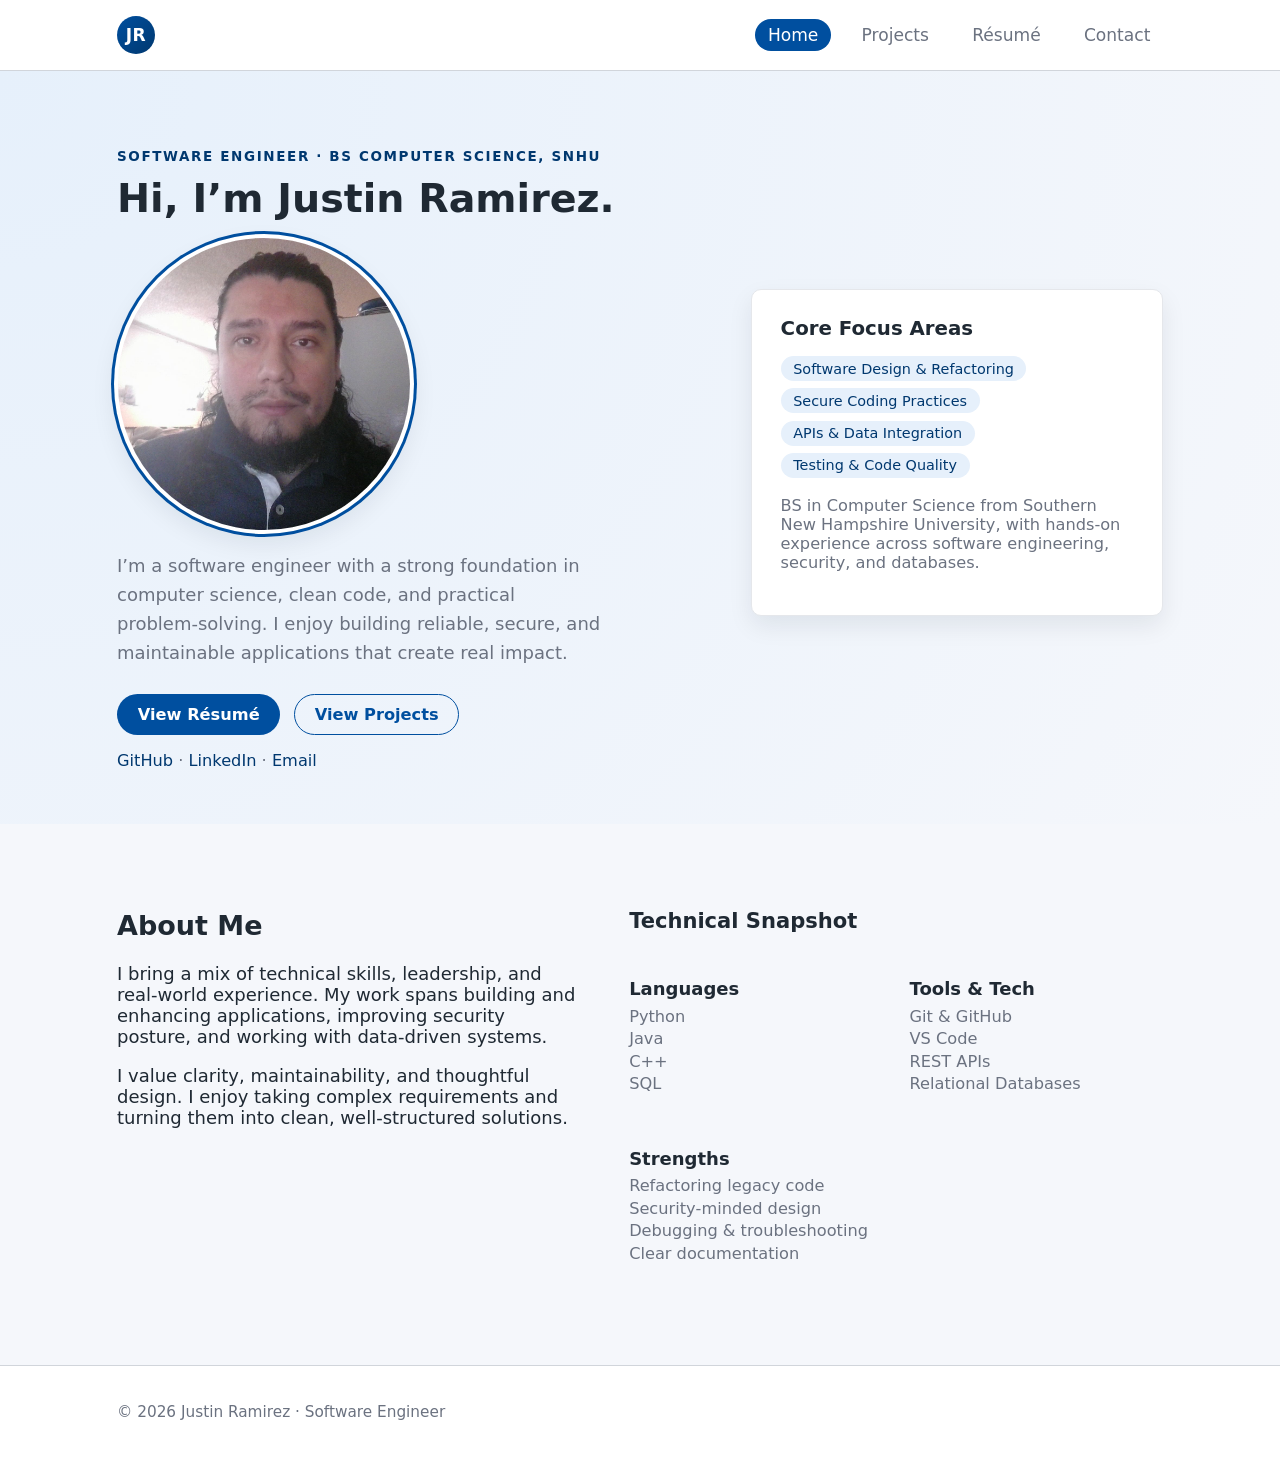
<file: index.html>
<!DOCTYPE html>
<html lang="en">
<head>
    <meta charset="UTF-8">
    <title>Justin Ramirez | Software Engineer</title>
    <link rel="stylesheet" href="styles.css">
</head>
<body>
<header class="site-header">
    <div class="container nav-container">
        <div class="logo">JR</div>
        <nav class="nav">
            <a href="index.html" class="nav-link active">Home</a>
            <a href="artifact.html" class="nav-link">Projects</a>
            <a href="resume.html" class="nav-link">Résumé</a>
            <a href="contact.html" class="nav-link">Contact</a>
        </nav>
    </div>
</header>

<main>
    <section class="hero">
        <div class="container hero-grid">
            <div>
                <p class="eyebrow">Software Engineer · BS Computer Science, SNHU</p>
                <h1>Hi, I’m Justin Ramirez.</h1>
                 <!-- HEADSHOT -->
                <div class="headshot-wrapper">
                    <img src="WIN_20260430_09_54_28_Pro.jpg" alt="Justin Ramirez Headshot">
                </div>
                <p class="hero-text">
                    I’m a software engineer with a strong foundation in computer science, clean code,
                    and practical problem‑solving. I enjoy building reliable, secure, and maintainable
                    applications that create real impact.
                </p>
                <div class="hero-actions">
                    <a href="resume.html" class="btn primary">View Résumé</a>
                    <a href="artifact.html" class="btn ghost">View Projects</a>
                </div>
                <div class="hero-links">
                    <a href="https://github.com/RoyceZerimar" target="_blank">GitHub</a>
                    <span>·</span>
                    <a href="https://linkedin.com/in/justinroyceramirez" target="_blank">LinkedIn</a>
                    <span>·</span>
                    <a href="mailto:royalqubit@gmail.com">Email</a>
                </div>
            </div>
           <div class="hero-right">

        
            <!-- EXISTING HERO CARD -->
            <div class="hero-card">
                <h2>Core Focus Areas</h2>
                <ul class="pill-list">
                    <li>Software Design & Refactoring</li>
                    <li>Secure Coding Practices</li>
                    <li>APIs & Data Integration</li>
                    <li>Testing & Code Quality</li>
                </ul>
                <p class="hero-note">
                    BS in Computer Science from Southern New Hampshire University, with hands‑on
                    experience across software engineering, security, and databases.
                </p>
            </div>

</div>

        </div>
    </section>

    <section class="section">
        <div class="container two-column">
            <div>
                <h2>About Me</h2>
                <p>
                    I bring a mix of technical skills, leadership, and real‑world experience. My work
                    spans building and enhancing applications, improving security posture, and working
                    with data‑driven systems.
                </p>
                <p>
                    I value clarity, maintainability, and thoughtful design. I enjoy taking complex
                    requirements and turning them into clean, well‑structured solutions.
                </p>
            </div>
            <div>
                <h3>Technical Snapshot</h3>
                <div class="skills-grid">
                    <div>
                        <h4>Languages</h4>
                        <ul>
                            <li>Python</li>
                            <li>Java</li>
                            <li>C++</li>
                            <li>SQL</li>
                        </ul>
                    </div>
                    <div>
                        <h4>Tools & Tech</h4>
                        <ul>
                            <li>Git & GitHub</li>
                            <li>VS Code</li>
                            <li>REST APIs</li>
                            <li>Relational Databases</li>
                        </ul>
                    </div>
                    <div>
                        <h4>Strengths</h4>
                        <ul>
                            <li>Refactoring legacy code</li>
                            <li>Security‑minded design</li>
                            <li>Debugging & troubleshooting</li>
                            <li>Clear documentation</li>
                        </ul>
                    </div>
                </div>
            </div>
        </div>
    </section>
</main>

<footer class="site-footer">
    <div class="container footer-content">
        <p>© <span id="year"></span> Justin Ramirez · Software Engineer</p>
    </div>
</footer>

<script>
    document.getElementById('year').textContent = new Date().getFullYear();
</script>
</body>
</html>
</file>
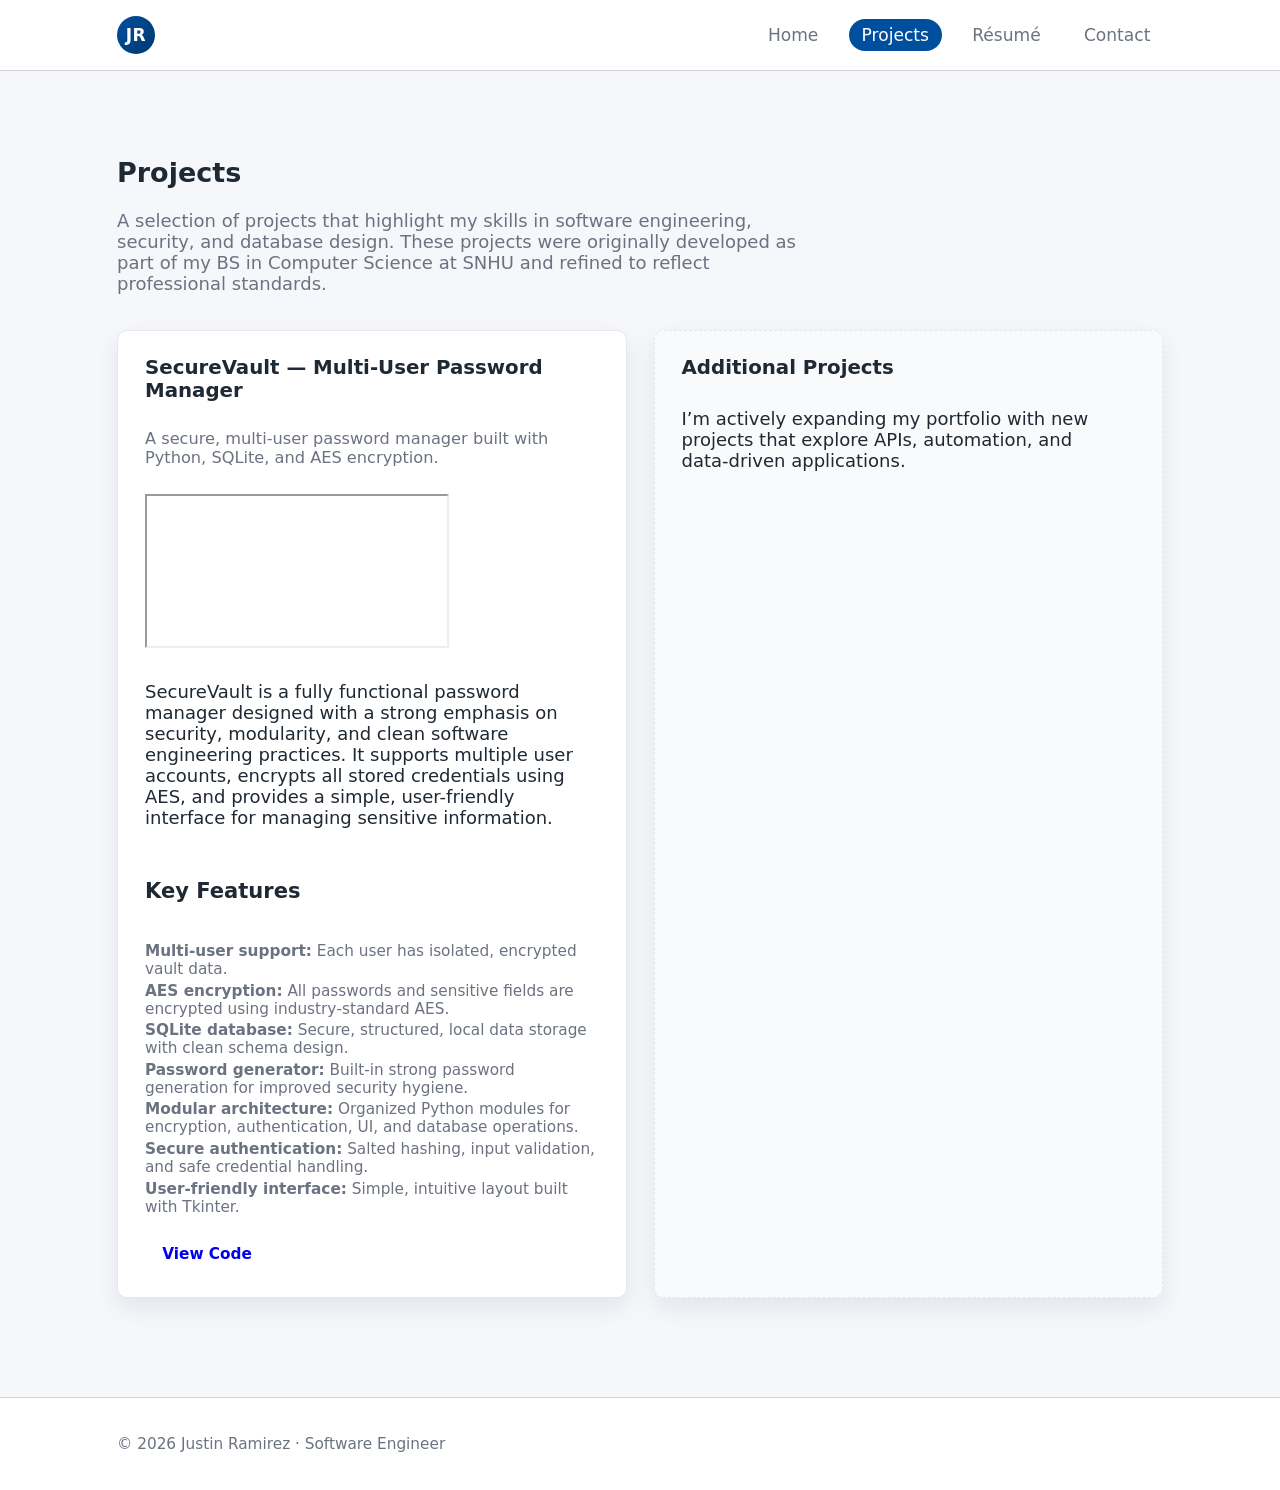
<file: artifact.html>
<!DOCTYPE html>
<html lang="en">
<head>
    <meta charset="UTF-8">
    <title>Projects | Justin Ramirez</title>
    <link rel="stylesheet" href="styles.css">
</head>
<body>
<header class="site-header">
    <div class="container nav-container">
        <div class="logo">JR</div>
        <nav class="nav">
            <a href="index.html" class="nav-link">Home</a>
            <a href="artifact.html" class="nav-link active">Projects</a>
            <a href="resume.html" class="nav-link">Résumé</a>
            <a href="contact.html" class="nav-link">Contact</a>
        </nav>
    </div>
</header>

<main>
    <section class="section">
        <div class="container">
            <h1>Projects</h1>
            <p class="section-intro">
                A selection of projects that highlight my skills in software engineering, security,
                and database design. These projects were originally developed as part of my BS in
                Computer Science at SNHU and refined to reflect professional standards.
            </p>

            <div class="projects-grid">
                <!-- SecureVault Project -->
                <article class="project-card">
                    <h2>SecureVault — Multi‑User Password Manager</h2>
                    <p class="project-tagline">
                        A secure, multi-user password manager built with Python, SQLite, and AES encryption.
                    </p>

                    <!-- VIDEO EMBED -->
                    <div class="video-wrapper">
                        <iframe 
                            src="https://www.youtube.com/embed/7GRbHqU5L-8" 
                            title="SecureVault Walkthrough"
                            allowfullscreen>
                        </iframe>
                    </div>

                    <p>
                        SecureVault is a fully functional password manager designed with a strong emphasis on 
                        security, modularity, and clean software engineering practices. It supports multiple 
                        user accounts, encrypts all stored credentials using AES, and provides a simple, 
                        user-friendly interface for managing sensitive information.
                    </p>

                    <h3>Key Features</h3>
                    <ul class="project-meta">
                        <li><strong>Multi-user support:</strong> Each user has isolated, encrypted vault data.</li>
                        <li><strong>AES encryption:</strong> All passwords and sensitive fields are encrypted using industry‑standard AES.</li>
                        <li><strong>SQLite database:</strong> Secure, structured, local data storage with clean schema design.</li>
                        <li><strong>Password generator:</strong> Built‑in strong password generation for improved security hygiene.</li>
                        <li><strong>Modular architecture:</strong> Organized Python modules for encryption, authentication, UI, and database operations.</li>
                        <li><strong>Secure authentication:</strong> Salted hashing, input validation, and safe credential handling.</li>
                        <li><strong>User-friendly interface:</strong> Simple, intuitive layout built with Tkinter.</li>
                    </ul>

                    <div class="project-links">
                        <!-- TODO: Replace with your actual GitHub repo -->
                        <a href="https://github.com/RoyceZerimar/SecureVault.git" target="_blank" class="btn small">View Code</a>
                    </div>
                </article>


               

                <!-- Extra project slot -->
                <article class="project-card project-card-muted">
                    <h2>Additional Projects</h2>
                    <p>
                        I’m actively expanding my portfolio with new projects that explore APIs, automation, and
                        data‑driven applications.
                    </p>
                    <p class="muted">
                        <!-- TODO: Add a brief description of another project or leave as is for now. -->
                    </p>
                </article>
            </div>
        </div>
    </section>
</main>

<footer class="site-footer">
    <div class="container footer-content">
        <p>© <span id="year"></span> Justin Ramirez · Software Engineer</p>
    </div>
</footer>

<script>
    document.getElementById('year').textContent = new Date().getFullYear();
</script>
</body>
</html>
</file>
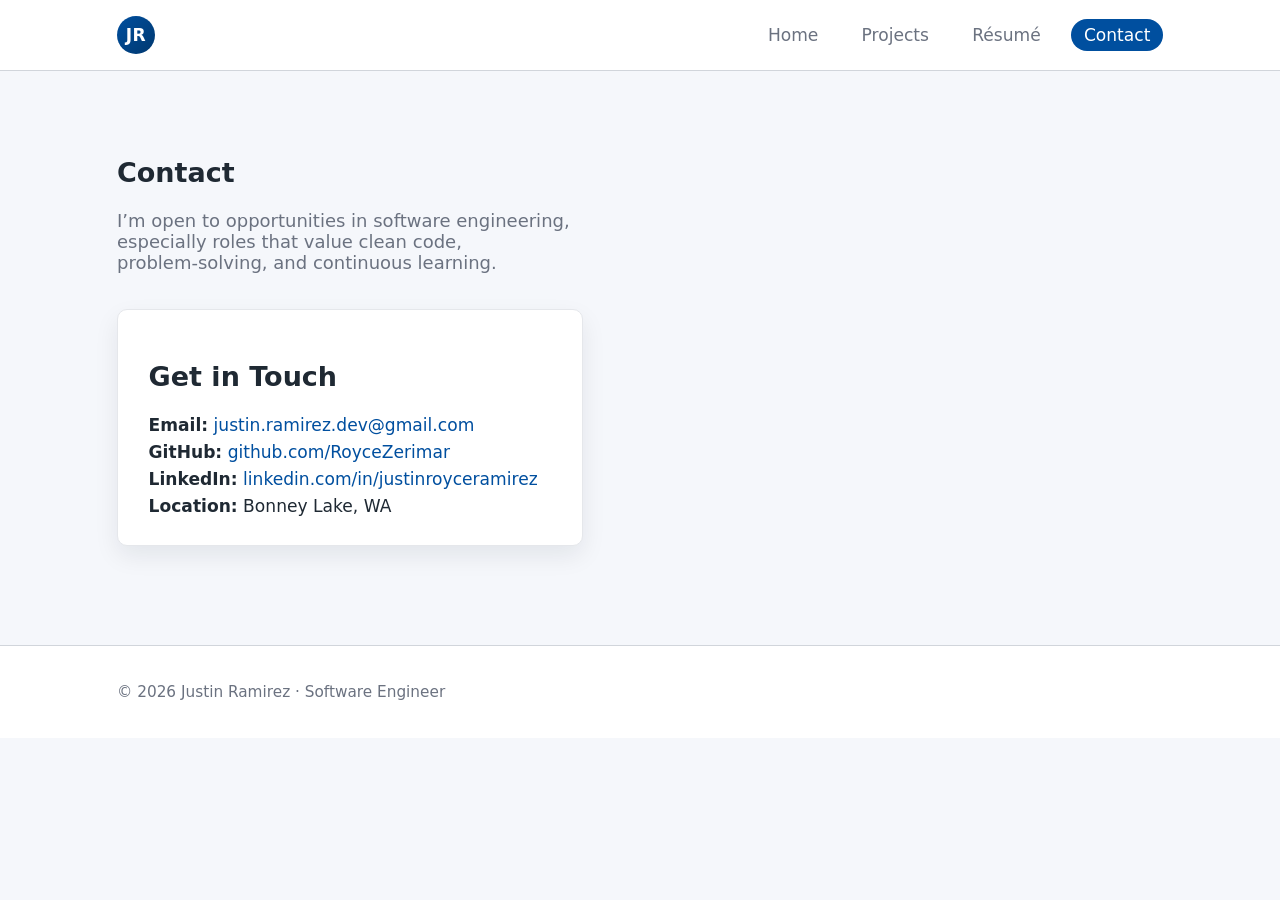
<file: contact.html>
<!DOCTYPE html>
<html lang="en">
<head>
    <meta charset="UTF-8">
    <title>Contact | Justin Ramirez</title>
    <link rel="stylesheet" href="styles.css">
</head>
<body>
<header class="site-header">
    <div class="container nav-container">
        <div class="logo">JR</div>
        <nav class="nav">
            <a href="index.html" class="nav-link">Home</a>
            <a href="artifact.html" class="nav-link">Projects</a>
            <a href="resume.html" class="nav-link">Résumé</a>
            <a href="contact.html" class="nav-link active">Contact</a>
        </nav>
    </div>
</header>

<main>

  
    <section class="section">
          
        <div class="container contact-layout">
            <div>
                <h1>Contact</h1>
                <p class="section-intro">
                    I’m open to opportunities in software engineering, especially roles that value clean code,
                    problem‑solving, and continuous learning.
                </p>

                <div class="contact-card">
                    <h2>Get in Touch</h2>
                    <ul class="contact-list">
                        <!-- TODO: Replace with your real info -->
                        <section>
             
  
    </section>
  

                        <li><strong>Email:</strong> <a href="mailto:justin.ramirez.dev@gmail.com">justin.ramirez.dev@gmail.com</a></li>
                        <li><strong>GitHub:</strong> <a href="https://github.com/RoyceZerimar" target="_blank">github.com/RoyceZerimar</a></li>
                        <li><strong>LinkedIn:</strong> <a href="https://linkedin.com/in/justinroyceramirez" target="_blank">linkedin.com/in/justinroyceramirez</a></li>
                        <li><strong>Location:</strong> Bonney Lake, WA</li>
                    </ul>
                </div>
            </div>
        </div>
    </section>
</main>

<footer class="site-footer">
    <div class="container footer-content">
        <p>© <span id="year"></span> Justin Ramirez · Software Engineer</p>
    </div>
</footer>



<script>
    document.getElementById('year').textContent = new Date().getFullYear();
</script>
</body>
</html>
</file>
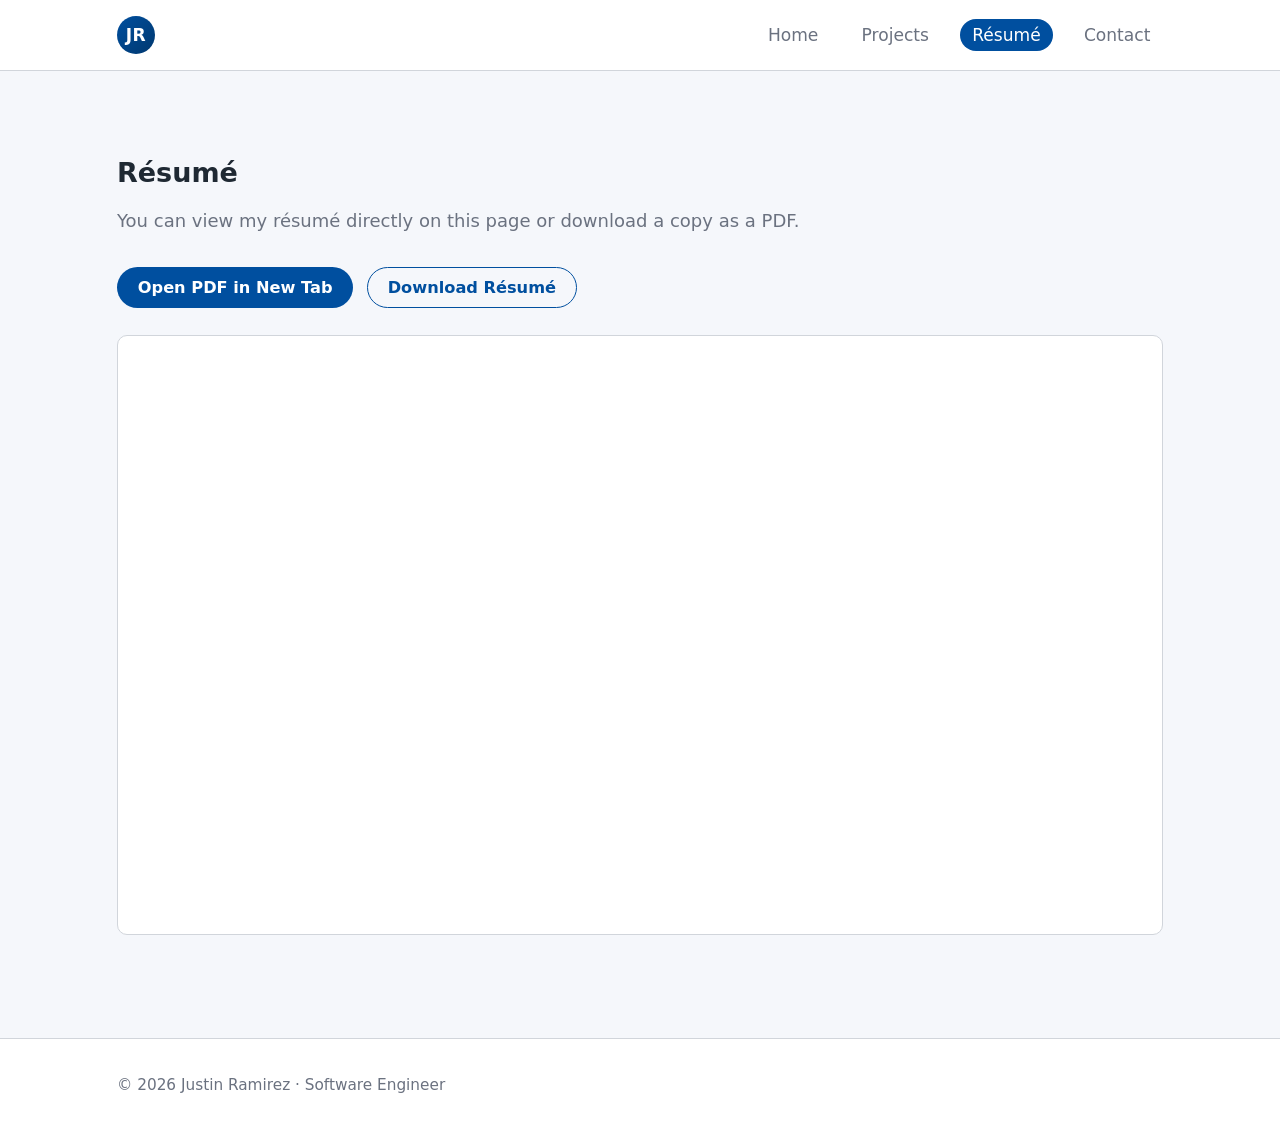
<file: resume.html>
<!DOCTYPE html>
<html lang="en">
<head>
    <meta charset="UTF-8">
    <title>Résumé | Justin Ramirez</title>
    <link rel="stylesheet" href="styles.css">
</head>
<body>
<header class="site-header">
    <div class="container nav-container">
        <div class="logo">JR</div>
        <nav class="nav">
            <a href="index.html" class="nav-link">Home</a>
            <a href="artifact.html" class="nav-link">Projects</a>
            <a href="resume.html" class="nav-link active">Résumé</a>
            <a href="contact.html" class="nav-link">Contact</a>
        </nav>
    </div>
</header>

<main>
    <section class="section">
        <div class="container">
            <h1>Résumé</h1>
            <p class="section-intro">
                You can view my résumé directly on this page or download a copy as a PDF.
            </p>

            <div class="resume-actions">
                <a href="Justin_Ramirez_simPRO_Software.pdf" target="_blank" class="btn primary">Open PDF in New Tab</a>
                <a href="Justin_Ramirez_simPRO_Software.pdf" download class="btn ghost">Download Résumé</a>
            </div>

            <div class="resume-embed">
                <!-- Uses the existing resume.pdf in your folder -->
                <iframe src="Justin_Ramirez_simPRO_Software.pdf" title="Justin Ramirez Résumé"></iframe>
            </div>
        </div>
    </section>
</main>

<footer class="site-footer">
    <div class="container footer-content">
        <p>© <span id="year"></span> Justin Ramirez · Software Engineer</p>
    </div>
</footer>

<script>
    document.getElementById('year').textContent = new Date().getFullYear();
</script>
</body>
</html>
</file>
<file: styles.css>
/* ===== Base ===== */
:root {
    --blue-primary: #004f9f;
    --blue-dark: #00386f;
    --blue-light: #e6f0fb;
    --accent: #ffb300;
    --text-main: #1f2933;
    --text-muted: #6b7280;
    --bg: #f5f7fb;
    --white: #ffffff;
    --border: #d1d5db;
    --shadow-soft: 0 10px 25px rgba(15, 23, 42, 0.08);
    --radius-card: 10px;
    --radius-pill: 999px;
    --transition-fast: 0.18s ease-out;
    --font-main: system-ui, -apple-system, BlinkMacSystemFont, "Segoe UI", sans-serif;
}

*,
*::before,
*::after {
    box-sizing: border-box;
}

html, body {
    margin: 0;
    padding: 0;
    font-family: var(--font-main);
    color: var(--text-main);
    background: var(--bg);
    font-size: 18px; /* Increased from default ~16px */
}


/* ===== Layout ===== */
.container {
    width: 100%;
    max-width: 1100px;
    margin: 0 auto;
    padding: 0 1.5rem;
}

.section {
    padding: 3.5rem 0;
}

.section-intro {
    max-width: 700px;
    color: var(--text-muted);
    margin-bottom: 2rem;
}

/* ===== Header / Nav ===== */
.site-header {
    background: var(--white);
    border-bottom: 1px solid var(--border);
    position: sticky;
    top: 0;
    z-index: 10;
}

.nav-container {
    display: flex;
    align-items: center;
    justify-content: space-between;
    padding: 0.9rem 1.5rem;
}

.logo {
    width: 38px;
    height: 38px;
    border-radius: 50%;
    background: linear-gradient(135deg, var(--blue-primary), var(--blue-dark));
    color: var(--white);
    display: flex;
    align-items: center;
    justify-content: center;
    font-weight: 700;
    letter-spacing: 0.03em;
    font-size: 0.95rem;
}

.nav {
    display: flex;
    gap: 1rem;
}

.nav-link {
    text-decoration: none;
    color: var(--text-muted);
    font-size: 0.95rem;
    padding: 0.35rem 0.7rem;
    border-radius: 999px;
    transition: background var(--transition-fast), color var(--transition-fast);
}

.nav-link:hover {
    background: var(--blue-light);
    color: var(--blue-primary);
}

.nav-link.active {
    background: var(--blue-primary);
    color: var(--white);
}

/* Headshot styling (smaller + perfect circle) */
.headshot-wrapper {
    width: 50%;
    display: flex;
    justify-content: center;
}

.headshot-wrapper img {
    width: 300px;
    height: 300px;
    object-fit: cover;
    border-radius: 50%;
    padding: 4px; /* inner white ring */
    background: var(--white);
    box-shadow: 0 0 0 3px var(--blue-primary), var(--shadow-soft);
}




/* ===== Hero ===== */
.hero {
    padding: 3.5rem 0 3rem;
    background: radial-gradient(circle at top left, #e6f0fb, #f5f7fb);
}

.hero-grid {
    display: grid;
    grid-template-columns: minmax(0, 2fr) minmax(0, 1.4fr);
    gap: 2.5rem;
    align-items: center;
}

.eyebrow {
    text-transform: uppercase;
    letter-spacing: 0.12em;
    font-size: 0.75rem;
    color: var(--blue-dark);
    font-weight: 600;
    margin-bottom: 0.6rem;
}

.hero h1 {
    font-size: 2.2rem;
    margin: 0 0 0.75rem;
}

.hero-text {
    color: var(--text-muted);
    max-width: 540px;
    line-height: 1.6;
}

.hero-actions {
    margin-top: 1.5rem;
    display: flex;
    gap: 0.75rem;
    flex-wrap: wrap;
}

.hero-links {
    margin-top: 0.9rem;
    font-size: 0.9rem;
    color: var(--text-muted);
}

.hero-links a {
    color: var(--blue-dark);
    text-decoration: none;
}

.hero-links a:hover {
    text-decoration: underline;
}

.hero-card {
    background: var(--white);
    border-radius: var(--radius-card);
    padding: 1.5rem 1.6rem;
    box-shadow: var(--shadow-soft);
    border: 1px solid #e5e7eb;
}

.hero-card h2 {
    margin-top: 0;
    font-size: 1.1rem;
}

.hero-note {
    margin-top: 1rem;
    font-size: 0.9rem;
    color: var(--text-muted);
}

/* ===== Buttons ===== */
.btn {
    display: inline-flex;
    align-items: center;
    justify-content: center;
    padding: 0.55rem 1.1rem;
    border-radius: var(--radius-pill);
    border: 1px solid transparent;
    font-size: 0.9rem;
    font-weight: 600;
    cursor: pointer;
    text-decoration: none;
    transition: background var(--transition-fast), color var(--transition-fast), border-color var(--transition-fast), transform var(--transition-fast);
}

.btn.primary {
    background: var(--blue-primary);
    color: var(--white);
}

.btn.primary:hover {
    background: var(--blue-dark);
    transform: translateY(-1px);
}

.btn.ghost {
    background: transparent;
    color: var(--blue-primary);
    border-color: var(--blue-primary);
}

.btn.ghost:hover {
    background: var(--blue-light);
}

.btn.small {
    padding: 0.4rem 0.9rem;
    font-size: 0.85rem;
}

/* ===== Pills / Lists ===== */
.pill-list {
    list-style: none;
    padding: 0;
    margin: 0.75rem 0 0;
    display: flex;
    flex-wrap: wrap;
    gap: 0.4rem;
}

.pill-list li {
    background: var(--blue-light);
    color: var(--blue-dark);
    border-radius: var(--radius-pill);
    padding: 0.25rem 0.7rem;
    font-size: 0.8rem;
}

/* ===== Two Column Section ===== */
.two-column {
    display: grid;
    grid-template-columns: minmax(0, 1.4fr) minmax(0, 1.6fr);
    gap: 2.5rem;
}

.skills-grid {
    display: grid;
    grid-template-columns: repeat(auto-fit, minmax(160px, 1fr));
    gap: 1.5rem;
}

.skills-grid h4 {
    margin-bottom: 0.4rem;
}

.skills-grid ul {
    list-style: none;
    padding: 0;
    margin: 0;
    font-size: 0.9rem;
    color: var(--text-muted);
}

.skills-grid li {
    margin-bottom: 0.2rem;
}

/* ===== Projects ===== */
.projects-grid {
    display: grid;
    grid-template-columns: repeat(auto-fit, minmax(260px, 1fr));
    gap: 1.5rem;
}

.project-card {
    background: var(--white);
    border-radius: var(--radius-card);
    padding: 1.4rem 1.5rem;
    box-shadow: var(--shadow-soft);
    border: 1px solid #e5e7eb;
    display: flex;
    flex-direction: column;
    gap: 0.6rem;
}

.project-card h2 {
    margin: 0;
    font-size: 1.1rem;
}

.project-tagline {
    font-size: 0.9rem;
    color: var(--text-muted);
}

.project-meta {
    list-style: none;
    padding: 0;
    margin: 0.4rem 0 0.6rem;
    font-size: 0.85rem;
    color: var(--text-muted);
}

.project-meta li + li {
    margin-top: 0.2rem;
}

.project-links {
    margin-top: auto;
    display: flex;
    gap: 0.6rem;
    flex-wrap: wrap;
}

.text-link {
    font-size: 0.85rem;
    color: var(--blue-primary);
    text-decoration: none;
}

.text-link:hover {
    text-decoration: underline;
}

.project-card-muted {
    background: #f9fafb;
    border-style: dashed;
}

/* ===== Cards / Generic ===== */
.card {
    background: var(--white);
    border-radius: var(--radius-card);
    padding: 1.6rem 1.7rem;
    box-shadow: var(--shadow-soft);
    border: 1px solid #e5e7eb;
}

.muted {
    color: var(--text-muted);
    font-size: 0.9rem;
}

/* ===== Resume ===== */
.resume-actions {
    display: flex;
    gap: 0.75rem;
    margin-bottom: 1.5rem;
    flex-wrap: wrap;
}

.resume-embed iframe {
    width: 100%;
    min-height: 600px;
    border: 1px solid var(--border);
    border-radius: var(--radius-card);
    background: var(--white);
}

/* ===== Contact ===== */
.contact-layout {
    display: grid;
    grid-template-columns: minmax(0, 1.2fr) minmax(0, 1.4fr);
    gap: 2rem;
}

.contact-card,
.contact-form-card {
    background: var(--white);
    border-radius: var(--radius-card);
    padding: 1.6rem 1.7rem;
    box-shadow: var(--shadow-soft);
    border: 1px solid #e5e7eb;
}

.contact-list {
    list-style: none;
    padding: 0;
    margin: 0.5rem 0 0;
    font-size: 0.95rem;
}

.contact-list li + li {
    margin-top: 0.4rem;
}

.contact-list a {
    color: var(--blue-primary);
    text-decoration: none;
}

.contact-list a:hover {
    text-decoration: underline;
}

.contact-form {
    display: flex;
    flex-direction: column;
    gap: 0.8rem;
    margin-top: 0.8rem;
}

.contact-form label {
    font-size: 0.9rem;
    display: flex;
    flex-direction: column;
    gap: 0.25rem;
}

.contact-form input,
.contact-form textarea {
    padding: 0.5rem 0.6rem;
    border-radius: 6px;
    border: 1px solid var(--border);
    font-family: var(--font-main);
    font-size: 0.9rem;
}

.contact-form input:focus,
.contact-form textarea:focus {
    outline: 2px solid var(--blue-light);
    border-color: var(--blue-primary);
}

/* ===== Footer ===== */
.site-footer {
    border-top: 1px solid var(--border);
    background: var(--white);
    padding: 1.2rem 0;
    margin-top: 2rem;
}

.footer-content {
    display: flex;
    flex-direction: column;
    gap: 0.2rem;
    font-size: 0.85rem;
    color: var(--text-muted);
}

.footer-sub {
    font-size: 0.8rem;
}

/* ===== Responsive ===== */
@media (max-width: 900px) {
    .hero-grid,
    .two-column,
    .contact-layout {
        grid-template-columns: minmax(0, 1fr);
    }

    .hero {
        padding-top: 2.5rem;
    }

    .nav-container {
        flex-direction: column;
        align-items: flex-start;
        gap: 0.6rem;
    }
}

@media (max-width: 600px) {
    .nav {
        flex-wrap: wrap;
    }

    .hero h1 {
        font-size: 1.8rem;
    }
}
</file>
